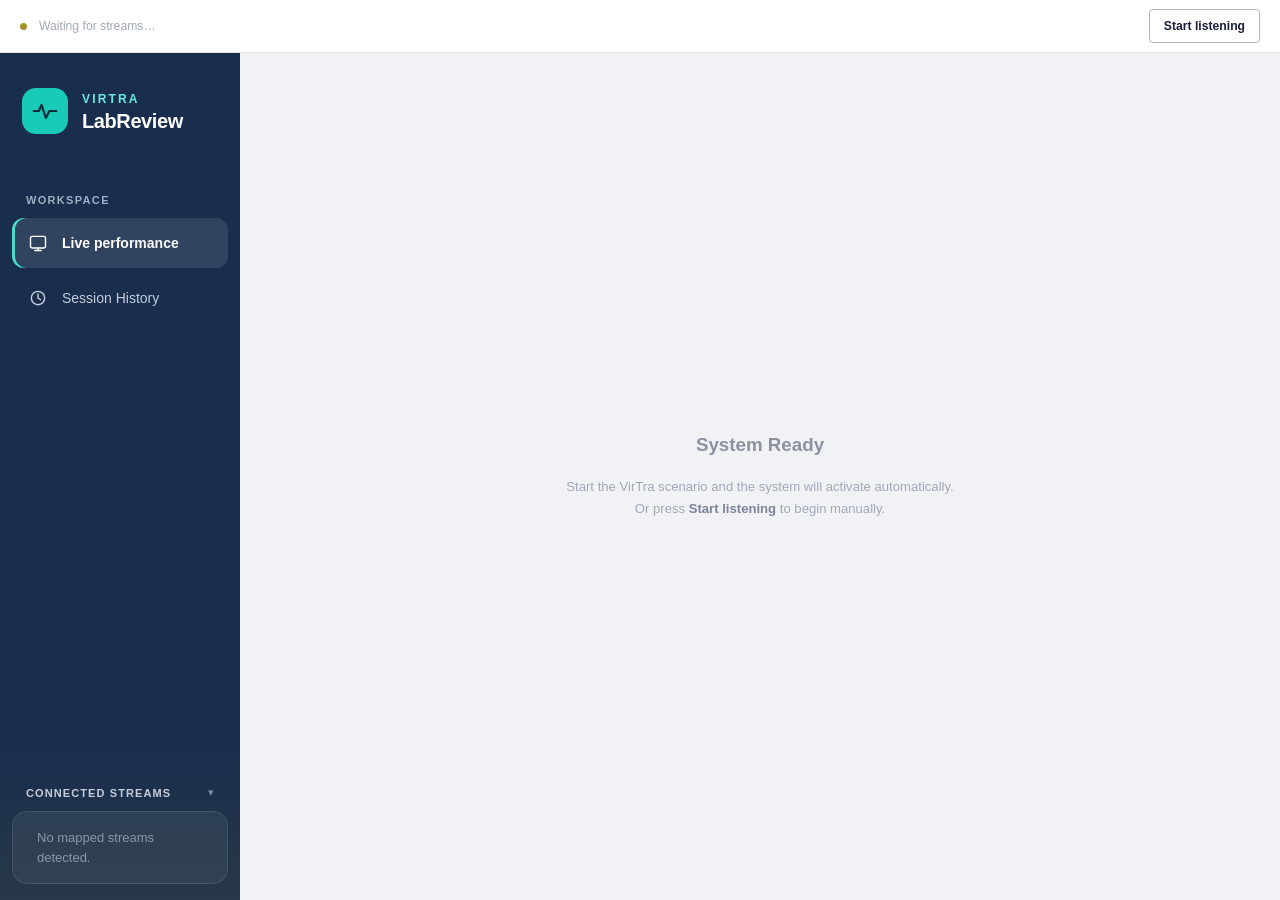
<file: frontend/index.html>
<!DOCTYPE html>
<html lang="en">

<head>
  <meta charset="UTF-8" />
  <meta name="viewport" content="width=device-width, initial-scale=1.0" />
  <title>LabReview — Human Performance Dashboard</title>
  <meta name="description"
    content="Live session monitoring and replay of physiological and behavioral data for VirTra-based training research." />

  <!-- Design System -->
  <link rel="stylesheet" href="css/variables.css?v=sidebar-190" />
  <link rel="stylesheet" href="css/layout.css?v=main-screen-1" />

  <!-- Page CSS (feature-based) -->
  <link rel="stylesheet" href="css/pages/topbar.css?v=start-blue-2" />
  <link rel="stylesheet" href="css/pages/live-intel.css?v=round-layout-2" />
  <link rel="stylesheet" href="css/pages/perf-review.css?v=session-detail-readability-1" />

  <!-- AAR Dashboard -->
  <link rel="stylesheet" href="js/features/aar/aar-dashboard.css?v=fitts-cards-2" />

</head>

<body>

  <div id="app">

    <header id="topbar-slot">
      <!-- Populated by TopBarManager when a page activates -->
    </header>

    <div id="middle">

      <!-- Sidebar -->
      <aside id="sidebar">
        <div class="sidebar-brand">
          <span class="sidebar-brand__mark" aria-hidden="true">
            <svg viewBox="0 0 32 32" fill="none"><path d="M3 16h6l3-7 5 15 4-8h8" stroke="currentColor" stroke-width="2.5" stroke-linecap="round" stroke-linejoin="round"/></svg>
          </span>
          <span class="sidebar-brand__text"><span class="sidebar-brand__eyebrow">VIRTRA</span><strong>LabReview</strong></span>
        </div>

        <!-- Navigation -->
        <nav class="sidebar-nav">
          <div class="sidebar-section-label">Workspace</div>

          <div class="nav-item active" data-page="live-intel" id="nav-live-intel" role="button" tabindex="0">
            <svg class="nav-icon" viewBox="0 0 24 24" fill="none" aria-hidden="true"><rect x="3" y="4" width="18" height="14" rx="2"/><path d="M8 21h8M12 18v3"/></svg>
            <span class="nav-label">Live performance</span>
          </div>

          <div class="nav-item" data-page="perf-review" id="nav-perf-review" role="button" tabindex="0">
            <svg class="nav-icon" viewBox="0 0 24 24" fill="none" aria-hidden="true"><circle cx="12" cy="12" r="8"/><path d="M12 7v5l3 2"/></svg>
            <span class="nav-label">Session History</span>
          </div>

        </nav>

        <!-- Connected Streams accordion — populated by live-intel.js -->
        <div class="sidebar-streams" id="sidebar-streams">

          <button class="sidebar-streams__header" id="sidebar-streams-toggle" aria-expanded="true"
            aria-controls="sidebar-streams-body">
            <span class="sidebar-streams__title">Connected Streams</span>
            <span class="sidebar-streams__chevron" id="sidebar-streams-chevron">▾</span>
          </button>

          <div class="sidebar-streams__body" id="sidebar-streams-body">
            <div class="sidebar-stream-list" id="sidebar-stream-list">
              <span class="sidebar-stream-empty">No mapped streams detected.</span>
            </div>
          </div>

        </div>

      </aside>

      <!-- Main Content -->
      <main id="main-content">

        <div class="page active" id="page-live-intel">
          <!-- Populated by LiveIntelPage -->
        </div>

        <div class="page" id="page-perf-review">
          <!-- Populated by PerfReviewPage -->
        </div>

      </main>
    </div>

  </div>

  <!-- Scripts: core → pages -->

  <!-- Core infrastructure -->
  <script src="js/core/event-bus.js"></script>
  <script src="js/core/stream-router.js?v=frontend-refactor-1"></script>
  <script src="js/core/sidebar.js?v=main-screen-1"></script>
  <script src="js/core/topbar-manager.js"></script>

  <!-- AAR Dashboard: shared metric definitions and task display -->
  <script src="js/features/aar/standardized.js?v=frontend-refactor-1"></script>
  <script src="js/features/aar/aar-dashboard.js"></script>

  <!-- Config: stream display registry + drill metric card registry -->
  <script src="js/config/stream_catalog.js?v=frontend-refactor-1"></script>
  <script src="js/config/drill_metrics.js"></script>

  <!-- Shared: metric card renderer -->
  <script src="js/shared/metric-card-renderer.js?v=live-flash-1"></script>

  <!-- Page controllers -->
  <script src="js/pages/live-intel.js?v=custom-lsl-wait-1"></script>
  <script src="js/pages/perf-review.js?v=frontend-refactor-1"></script>

  <!-- App bootstrap (must be last; type=module defers automatically) -->
  <script type="module" src="js/app.js?v=frontend-refactor-1"></script>

</body>

</html>
</file>
<file: frontend/css/variables.css>
:root {
  /* ── Surface / Background ── */
  --bg-root: #F0F2F5;
  --bg-surface: #FFFFFF;
  --bg-panel: #FFFFFF;
  --bg-sidebar: #192e4d;
  --bg-topbar: #FFFFFF;
  --bg-input: #F5F6F8;
  --bg-hover: #E8EBF0;
  --bg-timeline: #FFFFFF;

  /* ── Sidebar-specific (dark sidebar, light main) ── */
  --sidebar-text: #C5CDDB;
  --sidebar-text-dim: #7B8AA3;
  --sidebar-hover: rgba(255, 255, 255, 0.06);
  --sidebar-active-bg: rgba(255, 255, 255, 0.10);
  --sidebar-active-text: #FFFFFF;
  --sidebar-divider: rgba(255, 255, 255, 0.08);

  /* ── Borders ── */
  --border-subtle: #E2E5EA;
  --border-medium: #CDD1D9;
  --border-active: #3D6ECC;

  /* ── Text ── */
  --text-primary: #1A2138;
  --text-secondary: #4A5468;
  --text-muted: #7B8499;
  --text-dim: #A0A8B8;

  /* ── Accent Colors ── */
  --accent-blue: #3D6ECC;
  --accent-cyan: #2B9EB3;
  --accent-green: #2D8E54;
  --accent-red: #C94444;
  --accent-orange: #C47A2A;
  --accent-yellow: #A89026;
  --accent-purple: #6B5DB8;
  --accent-teal: #2B8E7E;

  /* ── Chart Trace Colors ── */
  --trace-ecg: #2B8E7E;
  --trace-pupil-l: #2D8E54;
  --trace-pupil-r: #C47A2A;
  --trace-hr: #C94444;
  --trace-gaze: #6B5DB8;
  --trace-accel-x: #3D6ECC;
  --trace-accel-y: #A89026;
  --trace-accel-z: #8B5DB8;
  --trace-resp: #2B9EB3;
  --trace-gsr: #C4942A;

  /* ── Event Colors ── */
  --event-shot: #3D6ECC;
  --event-hit: #2D8E54;
  --event-miss: #C94444;
  --event-actor: #A89026;
  --event-system: #7B8499;

  /* ── Status ── */
  --status-live: #C94444;
  --status-replay: #3D6ECC;
  --status-connected: #2D8E54;
  --status-disconnected: #C94444;

  /* ── Typography ── */
  --font-family: Arial, 'Segoe UI', Tahoma, sans-serif;
  --font-mono: Consolas, Monaco, 'Lucida Console', 'Courier New', monospace;
  --font-size-xs: 0.8125rem;
  /* 13px */
  --font-size-sm: 0.875rem;
  /* 14px */
  --font-size-base: 0.9375rem;
  /* 15px */
  --font-size-md: 1rem;
  /* 16px */
  --font-size-lg: 1.125rem;
  /* 18px */
  --font-size-xl: 1.25rem;
  /* 20px */
  --font-size-2xl: 1.625rem;
  /* 26px */
  --font-size-3xl: 2.5rem;
  /* 40px — gauge big number */

  /* ── Spacing ── */
  --space-xs: 4px;
  --space-sm: 8px;
  --space-md: 12px;
  --space-lg: 16px;
  --space-xl: 20px;
  --space-2xl: 24px;
  --space-3xl: 32px;

  /* ── Layout Dimensions ── */
  --sidebar-width: 240px;
  --topbar-height: 52px;
  --panel-gap: 12px;
  --panel-radius: 8px;

  /* ── Shadows ── */
  --shadow-panel: 0 1px 3px rgba(0, 0, 0, 0.06), 0 1px 2px rgba(0, 0, 0, 0.04);
  --shadow-popup: 0 4px 16px rgba(0, 0, 0, 0.12);

  /* ── Transitions ── */
  --transition-fast: 120ms ease;
  --transition-normal: 200ms ease;
  --transition-slow: 350ms ease;

  /* ── Chart Grid ── */
  --chart-grid-color: rgba(0, 0, 0, 0.04);
  --chart-axis-color: rgba(0, 0, 0, 0.08);
}
</file>
<file: frontend/css/layout.css>
*,
*::before,
*::after {
  box-sizing: border-box;
  margin: 0;
  padding: 0;
}

html,
body {
  height: 100%;
  overflow: hidden;
  background: var(--bg-root);
  color: var(--text-primary);
  font-family: var(--font-family);
  font-size: var(--font-size-base);
  -webkit-font-smoothing: antialiased;
}

/* ── App Shell ── */
#app {
  display: grid;
  /* top bar height is auto — each page renders its own; min matches old height */
  grid-template-rows: auto minmax(0, 1fr);
  height: 100vh;
  width: 100vw;
}

/* ══════════════════════════════════════════════════════════════
   TOP BAR SLOT — each page injects its own top bar here
   ══════════════════════════════════════════════════════════════ */
#topbar-slot {
  /* height controlled by content — min matches design system token */
  min-height: var(--topbar-height, 52px);
  background: var(--bg-topbar);
  border-bottom: 1px solid var(--border-subtle);
  z-index: 10;
  display: flex;
  flex-direction: column;
  justify-content: center;
}

/* Legacy: keep #topbar rules for backward-compat during transition */
#topbar {
  display: flex;
  align-items: center;
  gap: var(--space-xl);
  padding: 0 var(--space-2xl);
  background: var(--bg-topbar);
  border-bottom: 1px solid var(--border-subtle);
  z-index: 10;
}

/* Session name */
#topbar .session-name {
  font-weight: 600;
  font-size: var(--font-size-md);
  color: var(--text-primary);
  background: none;
  border: 1px solid transparent;
  border-radius: 4px;
  padding: 4px 10px;
  max-width: 220px;
  font-family: var(--font-family);
  transition: border-color var(--transition-fast);
}

#topbar .session-name:hover {
  border-color: var(--border-medium);
}

#topbar .session-name:focus {
  outline: none;
  border-color: var(--accent-blue);
  background: var(--bg-input);
}

.topbar-center {
  display: flex;
  align-items: center;
  gap: var(--space-xl);
  flex: 1;
  justify-content: center;
}

.topbar-right {
  display: flex;
  align-items: center;
  gap: var(--space-sm);
}

.topbar-separator {
  width: 1px;
  height: 24px;
  background: var(--border-subtle);
}

/* ── Mode Toggle ── */
.mode-toggle {
  display: flex;
  border: 1px solid var(--border-medium);
  border-radius: 4px;
  overflow: hidden;
}

.mode-toggle-btn {
  background: none;
  border: none;
  color: var(--text-muted);
  font-family: var(--font-family);
  font-size: var(--font-size-xs);
  font-weight: 600;
  letter-spacing: 0.06em;
  padding: 5px 16px;
  cursor: pointer;
  transition: all var(--transition-fast);
}

.mode-toggle-btn:hover {
  color: var(--text-secondary);
  background: var(--bg-hover);
}

.mode-toggle-btn.active {
  background: var(--accent-blue);
  color: #FFFFFF;
}

.mode-toggle-btn.active.live-active {
  background: var(--status-live);
}

/* ── DB Session Picker ── */
.db-loader {
  display: flex;
  align-items: center;
  gap: var(--space-sm);
}

.db-select {
  font-family: var(--font-family);
  font-size: var(--font-size-xs);
  color: var(--text-primary);
  background: var(--bg-input);
  border: 1px solid var(--border-medium);
  border-radius: 4px;
  padding: 4px 10px;
  width: 240px;
  cursor: pointer;
  transition: border-color var(--transition-fast);
  appearance: none;
  -webkit-appearance: none;
  background-image: url("data:image/svg+xml,%3Csvg xmlns='http://www.w3.org/2000/svg' width='10' height='6' viewBox='0 0 10 6'%3E%3Cpath d='M0 0l5 6 5-6z' fill='%237B8499'/%3E%3C/svg%3E");
  background-repeat: no-repeat;
  background-position: right 10px center;
  padding-right: 28px;
}

.db-select:focus {
  outline: none;
  border-color: var(--accent-blue);
}

.db-select option {
  color: var(--text-primary);
  background: var(--bg-surface);
}

.db-loader.hidden {
  display: none;
}

.db-loader-btn {
  background: var(--accent-blue);
  border: none;
  color: #FFFFFF;
  font-family: var(--font-family);
  font-size: var(--font-size-xs);
  font-weight: 600;
  padding: 5px 14px;
  border-radius: 4px;
  cursor: pointer;
  transition: background var(--transition-fast);
}

.db-loader-btn:hover {
  background: #3461B5;
}

/* ── Loading state ── */
.db-loader.is-loading .db-select,
.db-loader.is-loading .db-loader-btn {
  opacity: 0.5;
  pointer-events: none;
}

.transport-btn:disabled,
.transport-btn[disabled] {
  opacity: 0.4;
  cursor: not-allowed;
}

/* Play button pulses while loading */
#btn-play-pause:disabled {
  animation: btn-pulse 1.2s ease-in-out infinite;
  opacity: 1;
  background: var(--bg-input);
  color: var(--text-muted);
}

@keyframes btn-pulse {
  0%, 100% { opacity: 0.4; }
  50%       { opacity: 1.0; }
}

/* ── Elapsed ── */
.elapsed-label {
  font-size: var(--font-size-xs);
  color: var(--text-muted);
  letter-spacing: 0.06em;
  font-weight: 600;
  margin-right: 6px;
}

.elapsed-value {
  font-family: var(--font-mono);
  font-size: var(--font-size-md);
  color: var(--text-primary);
  font-weight: 500;
}

/* ── Transport Controls ── */
.transport-controls {
  display: flex;
  align-items: center;
  gap: 1px;
  border: 1px solid var(--border-subtle);
  border-radius: 4px;
  overflow: hidden;
}

.transport-btn {
  background: var(--bg-input);
  border: none;
  color: var(--text-muted);
  cursor: pointer;
  padding: 5px 10px;
  font-size: var(--font-size-sm);
  font-family: var(--font-mono);
  line-height: 1;
  transition: color var(--transition-fast), background var(--transition-fast);
}

.transport-btn:hover {
  color: var(--text-primary);
  background: var(--bg-hover);
}

/* Play/Pause — fixed width prevents layout shift when icon swaps ▶ ↔ ❙❙ */
#btn-play-pause {
  min-width: 32px;
  text-align: center;
}

#btn-play-pause:hover {
  background: var(--accent-blue);
  color: #FFFFFF;
}

#btn-play-pause.active {
  color: var(--accent-blue);
}

/* Stop — red tint on hover */
#btn-stop:hover {
  background: #3D1E1E;
  color: #F87171;
}

.transport-controls.hidden {
  display: none;
}

/* ── Connection status ── */
.connection-label {
  font-size: var(--font-size-xs);
  color: var(--text-muted);
  font-weight: 500;
}

.connection-dot {
  width: 8px;
  height: 8px;
  border-radius: 50%;
  background: var(--status-disconnected);
  transition: background var(--transition-normal);
}

.connection-dot.connected {
  background: var(--status-connected);
}

/* ══════════════════════════════════════════════════════════════
   MIDDLE: SIDEBAR + MAIN
   ══════════════════════════════════════════════════════════════ */
#middle {
  display: grid;
  grid-template-columns: var(--sidebar-width) minmax(0, 1fr);
  overflow: hidden;
}

/* ── Sidebar (dark) ── */
#sidebar {
  background: linear-gradient(to bottom, #192e4d 0%, #192e4d 82%, #283848 100%);
  display: flex;
  flex-direction: column;
  overflow-y: auto;
  padding: 0 0 16px;
}

#sidebar::-webkit-scrollbar {
  width: 3px;
}

#sidebar::-webkit-scrollbar-thumb {
  background: rgba(255, 255, 255, 0.15);
  border-radius: 2px;
}

/* Nav */
.sidebar-nav {
  padding: 0 12px;
  margin-top: 52px;
  margin-bottom: var(--space-xl);
}

.nav-item {
  display: flex;
  align-items: center;
  gap: 14px;
  min-height: 50px;
  padding: 8px 16px;
  border-radius: 12px;
  cursor: pointer;
  color: var(--sidebar-text);
  font-size: 14px;
  font-weight: 500;
  transition: background var(--transition-fast), color var(--transition-fast);
  user-select: none;
  margin-bottom: 5px;
}

.nav-item:hover {
  background: var(--sidebar-hover);
  color: var(--sidebar-active-text);
}

.nav-item.active {
  background: var(--sidebar-active-bg);
  color: var(--sidebar-active-text);
  font-weight: 600;
  box-shadow: inset 3px 0 #4ddbc9;
}
.nav-item:focus-visible { outline: 2px solid #4ddbc9; outline-offset: 2px; }

.nav-icon { width: 20px; height: 20px; flex-shrink: 0; stroke: currentColor; stroke-width: 1.7; stroke-linecap: round; stroke-linejoin: round; }

/* ── DNLC brand title ── */
.sidebar-brand {
  display: flex;
  align-items: center;
  gap: 14px;
  color: #fff;
  padding: 35px 22px 0;
  user-select: none;
}
.sidebar-brand__mark { width: 46px; height: 46px; display: grid; place-items: center; flex-shrink: 0; border-radius: 14px; background: #18cbb8; color: #062d39; }
.sidebar-brand__mark svg { width: 28px; height: 28px; }
.sidebar-brand__text { display: flex; flex-direction: column; gap: 5px; }
.sidebar-brand__text strong { font-size: 20px; line-height: 1; letter-spacing: -.02em; }
.sidebar-brand__eyebrow { color: #69eadc; font-size: 12px; font-weight: 800; letter-spacing: .18em; }

/* ── Bold modifier for core nav items (Overview, Analysis) ── */
.nav-label--bold {
  font-weight: 700;
  font-size: 0.9375rem;
  color: rgba(255, 255, 255, 0.92);
}

/* Stream Groups */
.sidebar-divider {
  height: 1px;
  background: var(--sidebar-divider);
  margin: var(--space-md) var(--space-md);
}

.stream-group {
  padding: 0 var(--space-md);
  margin-bottom: var(--space-md);
}

.stream-group-title {
  font-size: var(--font-size-xs);
  font-weight: 600;
  color: var(--sidebar-text-dim);
  text-transform: uppercase;
  letter-spacing: 0.06em;
  margin-bottom: 2px;
}

.stream-group-subtitle {
  font-size: var(--font-size-xs);
  color: var(--sidebar-text-dim);
  margin-bottom: var(--space-sm);
  opacity: 0.7;
}

.stream-item {
  display: flex;
  align-items: center;
  gap: var(--space-sm);
  padding: 4px var(--space-sm);
  border-radius: 4px;
  cursor: pointer;
  transition: background var(--transition-fast);
}

.stream-item:hover {
  background: var(--sidebar-hover);
}

.stream-dot {
  width: 7px;
  height: 7px;
  border-radius: 50%;
  flex-shrink: 0;
}

.stream-label {
  flex: 1;
  font-size: var(--font-size-xs);
  color: var(--sidebar-text);
}

.stream-toggle {
  color: var(--sidebar-text-dim);
  cursor: pointer;
  font-size: var(--font-size-xs);
  opacity: 0.4;
  transition: opacity var(--transition-fast);
}

.stream-item:hover .stream-toggle {
  opacity: 1;
}

/* ══════════════════════════════════════════════════════════════
   SIDEBAR — Connected Streams accordion (Live Intel)
   Populated by live-intel.js from the LSL stream catalog.
   ══════════════════════════════════════════════════════════════ */

.sidebar-streams {
  margin: auto 12px 0;
  border-top: 0;
  flex-shrink: 0;
}

.sidebar-streams__header {
  display: flex;
  align-items: center;
  justify-content: space-between;
  width: 100%;
  background: none;
  border: none;
  padding: 0 14px 12px;
  cursor: pointer;
  gap: var(--space-sm);
  transition: background var(--transition-fast);
}

.sidebar-streams__header:hover {
  background: var(--sidebar-hover);
}

.sidebar-streams__title {
  font-size: 11px;
  font-weight: 700;
  letter-spacing: 0.1em;
  text-transform: uppercase;
  color: var(--sidebar-text);      /* same weight as nav labels — was sidebar-text-dim */
  white-space: nowrap;
  font-family: var(--font-family);
}

.sidebar-streams__chevron {
  font-size: 11px;
  color: var(--sidebar-text-dim);
  transition: transform var(--transition-fast);
  flex-shrink: 0;
}

.sidebar-streams__body {
  padding: 8px 0;
  max-height: 220px;
  overflow-y: auto;
  transition: max-height var(--transition-normal);
  background: rgba(255,255,255,.06);
  border: 1px solid rgba(255,255,255,.10);
  border-radius: 15px;
}

.sidebar-streams__body::-webkit-scrollbar { width: 3px; }
.sidebar-streams__body::-webkit-scrollbar-thumb {
  background: rgba(255, 255, 255, 0.08);
  border-radius: 2px;
}

.sidebar-stream-list {
  display: flex;
  flex-direction: column;
  gap: 1px;
  padding: 0 var(--space-sm);
}

.sidebar-stream-row {
  display: flex;
  align-items: center;
  gap: var(--space-sm);
  padding: 5px var(--space-sm);
  border-radius: 4px;
  transition: background var(--transition-fast);
}

.sidebar-stream-row:hover {
  background: var(--sidebar-hover);
}

.sidebar-stream-dot {
  width: 6px;
  height: 6px;
  border-radius: 50%;
  flex-shrink: 0;
}

.sidebar-stream-dot--connected    { background: #34D399; }   /* emerald-400 */
.sidebar-stream-dot--waiting      { background: #FBBF24; animation: li-dot-pulse 1.4s ease-in-out infinite; }
.sidebar-stream-dot--disconnected { background: #F87171; }

.sidebar-stream-icon {
  font-size: 11px;
  flex-shrink: 0;
  opacity: 0.6;
}

.sidebar-stream-label {
  font-size: 11px;
  color: var(--sidebar-text);
  white-space: nowrap;
  overflow: hidden;
  text-overflow: ellipsis;
}

.sidebar-stream-empty {
  font-size: 13px;
  color: #aebed1;
  padding: var(--space-sm) var(--space-lg);
  line-height: 1.5;
  opacity: 0.7;
}


#main-content {
  min-width: 0;
  overflow-y: auto;
  padding: var(--space-lg);
  background: var(--bg-root);
}

#main-content::-webkit-scrollbar {
  width: 6px;
}

#main-content::-webkit-scrollbar-thumb {
  background: var(--border-medium);
  border-radius: 3px;
}

.page {
  display: none;
  height: 100%;
}

.page.active {
  display: flex;
  flex-direction: column;
  height: 100%;
}

.chart-grid {
  display: grid;
  grid-template-columns: repeat(2, 1fr);
  gap: var(--panel-gap);
}

/* ══════════════════════════════════════════════════════════════
   SIDEBAR — section labels & nav dots (new grouped nav)
   ══════════════════════════════════════════════════════════════ */

/* Section group headers: "LIVE" / "POST-SESSION" */
.sidebar-section-label {
  font-size: 11px;
  font-weight: 700;
  letter-spacing: 0.12em;
  text-transform: uppercase;
  color: #9eafc4;
  padding: 8px 14px 12px;
  user-select: none;
  pointer-events: none;
}

/* Thin horizontal separator between nav groups */
.nav-divider {
  height: 1px;
  background: var(--sidebar-divider);
  margin: var(--space-sm) var(--space-lg);
}

/* Small colored accent dots before nav labels */
.nav-dot {
  width: 6px;
  height: 6px;
  border-radius: 50%;
  flex-shrink: 0;
  margin-right: 6px;
  opacity: 0.55;
  background: rgba(255, 255, 255, 0.45);
  transition: background var(--transition-fast), opacity var(--transition-fast);
}

.nav-item.active .nav-dot {
  opacity: 1;
  background: #ffffff;
}

/* ══════════════════════════════════════════════════════════════
   STATUS DOTS — connection / stream state indicators
   ══════════════════════════════════════════════════════════════ */

.status-dot {
  display: inline-block;
  width: 8px;
  height: 8px;
  border-radius: 50%;
  flex-shrink: 0;
  transition: background var(--transition-normal);
}

.status-dot.connecting {
  background: #F59E0B;
  animation: status-pulse 1.5s ease-in-out infinite;
}

.status-dot.detected {
  background: #3B82F6;
}

.status-dot.live {
  background: #10B981;
  animation: status-pulse 0.9s ease-in-out infinite;
}

.status-dot.disconnected {
  background: var(--status-disconnected, #4B5563);
}

@keyframes status-pulse {
  0%, 100% { opacity: 1;   transform: scale(1);    }
  50%       { opacity: 0.4; transform: scale(0.85); }
}

/* ── Utility ── */
.hidden {
  display: none !important;
}

@media (max-width: 1100px) {
  :root { --sidebar-width: 190px; }

  .sidebar-brand { padding: 28px 12px 0; gap: 10px; }
  .sidebar-brand__mark { width: 40px; height: 40px; border-radius: 12px; }
  .sidebar-brand__mark svg { width: 25px; height: 25px; }
  .sidebar-brand__text strong { font-size: 18px; }
  .sidebar-brand__eyebrow { font-size: 10px; }

  .sidebar-nav { padding: 0 8px; }
  .nav-item { gap: 10px; padding: 8px 10px; font-size: 13px; }
  .sidebar-streams { margin-inline: 8px; }
  .sidebar-streams__header { padding-inline: 8px; }
}
</file>
<file: frontend/css/pages/topbar.css>
/**
 * css/pages/topbar.css — Shared top-bar component styles.
 *
 * Used by all four page controllers.
 * Covers: .topbar, .topbar-section, .topbar-sep, buttons, inputs,
 *         transport controls, select, meta chips.
 */

/* ══════════════════════════════════════════════════════════════
   SHARED TOPBAR LAYOUT (all pages)
   ══════════════════════════════════════════════════════════════ */

/**
 * Each page renders a .topbar div into #topbar-slot.
 * Sections are flex items separated by .topbar-sep dividers.
 */
.topbar {
  display: flex;
  align-items: center;
  height: var(--topbar-height, 52px);
  padding: 0 var(--space-xl);
  gap: var(--space-md);
  background: var(--bg-topbar);
  width: 100%;
}

.topbar-section {
  display: flex;
  align-items: center;
  gap: var(--space-md);
}

.topbar-section--grow {
  flex: 1;
}

.topbar-section--right {
  margin-left: auto;
}

/* Thin vertical separator between sections */
.topbar-sep {
  width: 1px;
  height: 22px;
  background: var(--border-subtle);
  flex-shrink: 0;
}

/* Status label text next to the status dot */
.topbar-status-label {
  font-size: var(--font-size-xs);
  font-weight: 600;
  letter-spacing: 0.05em;
  color: var(--text-muted);
}

.topbar-status-label.live       { color: #10B981; }
.topbar-status-label.detected   { color: #3B82F6; }
.topbar-status-label.connecting { color: #F59E0B; }

/* Page title chip */
.topbar-page-title {
  font-size: var(--font-size-xs);
  font-weight: 700;
  letter-spacing: 0.09em;
  text-transform: uppercase;
  color: var(--text-muted);
  opacity: 0.6;
}

/* Elapsed clock */
.topbar-elapsed {
  display: flex;
  align-items: baseline;
  gap: 5px;
}

.topbar-elapsed-label {
  font-size: var(--font-size-xs);
  font-weight: 600;
  letter-spacing: 0.06em;
  color: var(--text-muted);
}

.topbar-elapsed-value {
  font-family: var(--font-mono);
  font-size: var(--font-size-md);
  font-weight: 500;
  color: var(--text-primary);
  min-width: 72px;
}

/* Generic topbar input */
.topbar-input {
  font-family: var(--font-family);
  font-size: var(--font-size-sm);
  color: var(--text-primary);
  background: var(--bg-input);
  border: 1px solid var(--border-medium);
  border-radius: 4px;
  padding: 4px 10px;
  transition: border-color var(--transition-fast);
}

.topbar-input:focus {
  outline: none;
  border-color: var(--accent-blue);
}

.topbar-input::placeholder {
  color: var(--text-dim);
}

/* Topbar icon button */
.topbar-icon-btn {
  display: inline-flex;
  align-items: center;
  gap: 5px;
  background: var(--bg-input);
  border: 1px solid var(--border-subtle);
  border-radius: 4px;
  color: var(--text-muted);
  font-size: var(--font-size-xs);
  font-weight: 600;
  font-family: var(--font-family);
  padding: 5px 10px;
  cursor: pointer;
  transition: background var(--transition-fast), color var(--transition-fast),
    border-color var(--transition-fast);
  white-space: nowrap;
}

.topbar-icon-btn:hover {
  background: var(--bg-hover);
  color: var(--text-secondary);
  border-color: var(--border-medium);
}

.topbar-icon-btn.active {
  background: rgba(61, 110, 204, 0.15);
  border-color: var(--accent-blue);
  color: var(--accent-blue);
}

/* Primary action button: solid blue matching the sidebar */
.topbar-btn-primary {
  display: inline-flex;
  align-items: center;
  gap: 6px;
  background: var(--bg-sidebar);
  border: none;
  border-radius: 4px;
  color: #FFFFFF;
  font-family: var(--font-family);
  font-size: var(--font-size-xs);
  font-weight: 600;
  letter-spacing: 0.03em;
  padding: 7px 16px;
  cursor: pointer;
  transition: background var(--transition-fast), box-shadow var(--transition-fast);
}

.topbar-btn-primary:hover {
  background: #273a63;
}

.topbar-btn-primary:active {
  background: #142038;
}


/* Stop button (secondary/muted) */
.topbar-btn-stop {
  display: inline-flex;
  align-items: center;
  gap: 5px;
  background: transparent;
  border: 1px solid var(--border-medium);
  border-radius: 4px;
  color: var(--text-muted);
  font-family: var(--font-family);
  font-size: var(--font-size-xs);
  font-weight: 600;
  letter-spacing: 0.04em;
  padding: 6px 14px;
  cursor: pointer;
  transition: border-color var(--transition-fast), color var(--transition-fast), background var(--transition-fast);
}

.topbar-btn-stop:hover {
  border-color: var(--text-muted);
  color: var(--text-primary);
  background: var(--bg-hover);
}

/* Transport controls (used in Replay Sessions top bar) */
.topbar-transport {
  display: flex;
  align-items: center;
  gap: 1px;
  border: 1px solid var(--border-subtle);
  border-radius: 4px;
  overflow: hidden;
}

.topbar-transport-btn {
  background: var(--bg-input);
  border: none;
  color: var(--text-muted);
  cursor: pointer;
  padding: 5px 10px;
  font-size: var(--font-size-sm);
  font-family: var(--font-mono);
  line-height: 1;
  transition: color var(--transition-fast), background var(--transition-fast);
}

.topbar-transport-btn:hover {
  color: var(--text-primary);
  background: var(--bg-hover);
}

.topbar-transport-btn.play-pause {
  min-width: 32px;
  text-align: center;
}

.topbar-transport-btn.play-pause:hover {
  background: var(--accent-blue);
  color: #fff;
}

.topbar-transport-btn.stop-btn:hover {
  background: #3D1E1E;
  color: #F87171;
}

.topbar-transport-btn:disabled {
  opacity: 0.4;
  cursor: not-allowed;
}

/* Topbar select dropdown */
.topbar-select {
  font-family: var(--font-family);
  font-size: var(--font-size-xs);
  color: var(--text-primary);
  background: var(--bg-input);
  border: 1px solid var(--border-medium);
  border-radius: 4px;
  padding: 4px 28px 4px 10px;
  cursor: pointer;
  transition: border-color var(--transition-fast);
  appearance: none;
  -webkit-appearance: none;
  background-image: url("data:image/svg+xml,%3Csvg xmlns='http://www.w3.org/2000/svg' width='10' height='6' viewBox='0 0 10 6'%3E%3Cpath d='M0 0l5 6 5-6z' fill='%237B8499'/%3E%3C/svg%3E");
  background-repeat: no-repeat;
  background-position: right 10px center;
  max-width: 260px;
}

.topbar-select:focus {
  outline: none;
  border-color: var(--accent-blue);
}

.topbar-select option {
  background: var(--bg-surface);
  color: var(--text-primary);
}

/* SessionInfo context chips (participant / session name) */
.topbar-meta-chip {
  display: inline-flex;
  align-items: center;
  gap: 4px;
  background: var(--bg-input);
  border: 1px solid var(--border-subtle);
  border-radius: 100px;
  padding: 3px 10px;
  font-size: 11px;
  color: var(--text-secondary);
  white-space: nowrap;
  max-width: 180px;
  overflow: hidden;
  text-overflow: ellipsis;
}

.topbar-meta-chip-icon {
  flex-shrink: 0;
  font-size: 10px;
}

/* Session time display in topbar (Replay) */
.topbar-session-time {
  display: flex;
  flex-direction: column;
  gap: 1px;
  line-height: 1;
}

.topbar-session-time-label {
  font-size: 9px;
  font-weight: 700;
  letter-spacing: 0.08em;
  text-transform: uppercase;
  color: var(--text-dim);
}

.topbar-session-time-value {
  font-family: var(--font-mono);
  font-size: var(--font-size-sm);
  color: var(--text-secondary);
}

/* Spinner number input (Workspace BL/AN windows) */
.topbar-spinner {
  display: inline-flex;
  align-items: center;
  gap: 4px;
  font-size: var(--font-size-xs);
  color: var(--text-muted);
}

.topbar-spinner-label {
  font-weight: 600;
  letter-spacing: 0.03em;
}

.topbar-spinner input[type="number"] {
  width: 52px;
  background: var(--bg-input);
  border: 1px solid var(--border-medium);
  border-radius: 4px;
  color: var(--text-primary);
  font-family: var(--font-mono);
  font-size: var(--font-size-xs);
  padding: 4px 6px;
  text-align: center;
  transition: border-color var(--transition-fast);
  -moz-appearance: textfield;
}

.topbar-spinner input[type="number"]::-webkit-inner-spin-button,
.topbar-spinner input[type="number"]::-webkit-outer-spin-button {
  -webkit-appearance: none;
}

.topbar-spinner input[type="number"]:focus {
  outline: none;
  border-color: var(--accent-blue);
}

/* Auto-stop spinner (Live Intel) */
.topbar-autostop {
  display: inline-flex;
  align-items: center;
  gap: 4px;
  font-size: var(--font-size-xs);
  color: var(--text-muted);
  background: var(--bg-input);
  border: 1px solid var(--border-subtle);
  border-radius: 4px;
  padding: 3px 8px;
}

.topbar-autostop label {
  font-size: 10px;
  font-weight: 600;
  letter-spacing: 0.04em;
  text-transform: uppercase;
  color: var(--text-dim);
  white-space: nowrap;
}

.topbar-autostop input[type="number"] {
  width: 36px;
  background: none;
  border: none;
  color: var(--text-secondary);
  font-family: var(--font-mono);
  font-size: var(--font-size-xs);
  text-align: center;
  padding: 0;
  -moz-appearance: textfield;
}

.topbar-autostop input[type="number"]:focus {
  outline: none;
}

.topbar-autostop input[type="number"]::-webkit-inner-spin-button,
.topbar-autostop input[type="number"]::-webkit-outer-spin-button {
  -webkit-appearance: none;
}

/* ══════════════════════════════════════════════════════════════
   SHARED PAGE UTILITIES
   ══════════════════════════════════════════════════════════════ */

/* Generic page loading / error state */
.page-loading {
  display: flex;
  flex-direction: column;
  align-items: center;
  justify-content: center;
  height: 100%;
  gap: var(--space-lg);
  color: var(--text-muted);
  font-size: var(--font-size-sm);
}

.page-loading-spinner {
  width: 28px;
  height: 28px;
  border: 3px solid var(--border-subtle);
  border-top-color: var(--accent-blue);
  border-radius: 50%;
  animation: page-spin 0.9s linear infinite;
}

@keyframes page-spin {
  to { transform: rotate(360deg); }
}

/* Breadcrumb-style context label */
.page-context-label {
  font-size: 10px;
  font-weight: 600;
  letter-spacing: 0.08em;
  text-transform: uppercase;
  color: var(--text-dim);
  user-select: none;
}
</file>
<file: frontend/css/pages/live-intel.css>
/**
 * css/pages/live-intel.css — Live Human Performance page styles.
 *
 * Layout states:  IDLE | CAPTURING | RESULTS
 * Sections:       Shell, Stream panel, Ribbon, Metric cards,
 *                 Save panel, Results banner.
 * Legacy BehDisc / AAR chart styles preserved below.
 */

/* ══════════════════════════════════════════════════════════════
   PAGE TYPOGRAPHY SCOPE
   ══════════════════════════════════════════════════════════════ */

/* (kept from original — Inter for this page) */

/* ══════════════════════════════════════════════════════════════
   SHELL — two-column: stream panel (left) + main area (right)
   ══════════════════════════════════════════════════════════════ */

/* Zero out the global #main-content padding for this page — live-intel
   manages its own internal spacing via li-section padding. */
#page-live-intel {
  padding: 0;
}

.li-shell {
  display: flex;
  flex: 1;
  width: 100%;
  height: 100%;
  overflow: hidden;
  background: var(--bg-root);
}

/* ── Stream status panel ─────────────────────────────────────── */

.li-stream-panel {
  width: 220px;
  min-width: 220px;
  background: var(--bg-surface);
  border-right: 1px solid var(--border-subtle);
  display: flex;
  flex-direction: column;
  transition: width var(--transition-normal), min-width var(--transition-normal);
  overflow: hidden;
  flex-shrink: 0;
}

.li-stream-panel--collapsed {
  width: 36px;
  min-width: 36px;
}

.li-stream-panel__header {
  display: flex;
  align-items: center;
  justify-content: space-between;
  padding: var(--space-md) var(--space-md) var(--space-md) var(--space-lg);
  border-bottom: 1px solid var(--border-subtle);
  flex-shrink: 0;
  cursor: pointer;
  user-select: none;
}

.li-stream-panel__title {
  font-size: 10px;
  font-weight: 700;
  letter-spacing: 0.08em;
  text-transform: uppercase;
  color: var(--text-muted);
  white-space: nowrap;
}

.li-stream-panel__toggle {
  background: none;
  border: none;
  color: var(--text-dim);
  font-size: 16px;
  line-height: 1;
  cursor: pointer;
  padding: 0 2px;
  flex-shrink: 0;
  transition: color var(--transition-fast);
}

.li-stream-panel__toggle:hover {
  color: var(--text-muted);
}

.li-stream-panel__body {
  flex: 1;
  overflow-y: auto;
  padding: var(--space-sm) 0;
}

.li-stream-panel__body::-webkit-scrollbar { width: 4px; }
.li-stream-panel__body::-webkit-scrollbar-thumb {
  background: var(--border-subtle);
  border-radius: 2px;
}

.li-stream-list {
  display: flex;
  flex-direction: column;
  gap: 2px;
  padding: 0 var(--space-sm);
}

.li-stream-row {
  display: flex;
  align-items: center;
  gap: var(--space-sm);
  padding: var(--space-sm) var(--space-sm);
  border-radius: 5px;
  transition: background var(--transition-fast);
}

.li-stream-row:hover { background: var(--bg-hover); }

.li-stream-dot {
  width: 7px;
  height: 7px;
  border-radius: 50%;
  flex-shrink: 0;
}

.li-stream-dot--connected    { background: var(--status-connected); }
.li-stream-dot--waiting      { background: var(--accent-yellow); }
.li-stream-dot--disconnected { background: var(--status-disconnected); }

.li-stream-icon {
  font-size: 12px;
  flex-shrink: 0;
  opacity: 0.7;
}

.li-stream-label {
  font-size: var(--font-size-xs);
  color: var(--text-secondary);
  white-space: nowrap;
  overflow: hidden;
  text-overflow: ellipsis;
}

.li-stream-empty {
  font-size: var(--font-size-xs);
  color: var(--text-dim);
  padding: var(--space-md) var(--space-md);
  line-height: 1.5;
}

/* ── Topbar connection status ────────────────────────────────── */

.li-status-dot {
  display: inline-block;
  width: 7px;
  height: 7px;
  border-radius: 50%;
  flex-shrink: 0;
  transition: background var(--transition-normal);
}

.li-status-dot--connected { background: var(--status-connected); }
.li-status-dot--waiting   {
  background: var(--accent-yellow);
  animation: li-dot-pulse 1.4s ease-in-out infinite;
}

@keyframes li-dot-pulse {
  0%, 100% { opacity: 1; }
  50%       { opacity: 0.35; }
}

.li-status-label {
  font-size: var(--font-size-xs);
  font-weight: 500;
  color: var(--text-dim);
  transition: color var(--transition-normal);
}

.li-status-label--connected { color: var(--status-connected); }

/* ── Main content area ───────────────────────────────────────── */

.li-main {
  flex: 1;
  display: flex;
  flex-direction: column;
  overflow: hidden;
  min-width: 0;
}

/* ══════════════════════════════════════════════════════════════
   IDLE STATE
   ══════════════════════════════════════════════════════════════ */

.li-idle {
  flex: 1;
  display: flex;
  flex-direction: column;
  align-items: center;
  justify-content: center;
  gap: var(--space-xl);
  padding: var(--space-3xl);
  text-align: center;
  user-select: none;
}

.li-idle__icon {
  font-size: 56px;
  opacity: 0.12;
  line-height: 1;
}

.li-idle__heading {
  font-size: var(--font-size-xl);
  font-weight: 600;
  color: var(--text-secondary);
  opacity: 0.6;
  margin: 0;
}

.li-idle__sub {
  font-size: var(--font-size-sm);
  color: var(--text-dim);
  max-width: 400px;
  line-height: 1.65;
  margin: 0;
}

.li-idle__sub strong {
  color: var(--text-muted);
  font-weight: 600;
}

.li-unsupported-notice {
  display: flex;
  flex-direction: column;
  gap: var(--space-sm);
  margin: var(--space-xl);
  padding: var(--space-xl);
  border: 1px solid var(--accent-yellow);
  border-radius: 8px;
  background: var(--bg-hover);
  color: var(--text-secondary);
  text-align: center;
}

.li-unsupported-notice strong {
  color: var(--text-primary);
  font-size: var(--font-size-lg);
}

/* ══════════════════════════════════════════════════════════════
   SESSION VIEW — CAPTURING + RESULTS
   ══════════════════════════════════════════════════════════════ */

.li-session-view {
  flex: 1;
  display: flex;
  flex-direction: column;
  overflow-y: auto;
  min-height: 0;
  font-family: 'Segoe UI Variable Text', 'Aptos', 'Segoe UI', Arial, sans-serif;
}

.li-session-view::-webkit-scrollbar { width: 6px; }
.li-session-view::-webkit-scrollbar-thumb {
  background: var(--border-medium);
  border-radius: 3px;
}

/* ── Session ribbon ──────────────────────────────────────────── */

.li-ribbon {
  display: flex;
  align-items: center;
  justify-content: space-between;
  padding: var(--space-sm) var(--space-xl);
  border-bottom: 1px solid var(--border-subtle);
  flex-shrink: 0;
  transition: background var(--transition-normal);
}

.li-ribbon--frozen {
  background: transparent;   /* neutral — no green tint */
  border-bottom-color: var(--border-subtle);
}

.li-ribbon__left,
.li-ribbon__right {
  display: flex;
  align-items: center;
  gap: var(--space-sm);
  min-width: 140px;
}

.li-ribbon__right {
  justify-content: flex-end;
}

.li-ribbon__left {
  flex-wrap: wrap;
  min-width: 0;
}

.li-ribbon__center {
  display: flex;
  align-items: baseline;
  gap: 6px;
  padding: 8px 14px;
  border: 1px solid var(--border-medium);
  border-radius: 8px;
  background: var(--bg-surface);
  box-shadow: var(--shadow-panel);
}

@keyframes li-card-event-flash {
  0% { background: #cbe4ff; box-shadow: 0 0 0 2px #4b9eed, 0 0 12px #4b9eed66; }
  100% { background: #fff; box-shadow: var(--shadow-panel); }
}
.li-round-section--standard .aar-card--flash {
  animation: li-card-event-flash 420ms ease-out;
}
@media (prefers-reduced-motion: reduce) {
  .li-round-section--standard .aar-card--flash { animation-duration: 80ms; }
}

.li-ribbon__live-dot {
  display: inline-block;
  width: 8px;
  height: 8px;
  border-radius: 50%;
  flex-shrink: 0;
}

.li-ribbon__live-dot--pulsing {
  background: var(--accent-red);
  animation: li-live-pulse 1.2s ease-in-out infinite;
}

@keyframes li-live-pulse {
  0%, 100% { opacity: 1; box-shadow: 0 0 0 0 rgba(201, 68, 68, 0.35); }
  50%       { opacity: 0.8; box-shadow: 0 0 0 5px rgba(201, 68, 68, 0); }
}

.li-ribbon__live-dot--stopped {
  background: var(--status-connected);
}

.li-ribbon__live-label {
  font-size: 13px;
  font-weight: 700;
  letter-spacing: 0.01em;
  overflow-wrap: anywhere;
  color: var(--accent-red);
}

.li-ribbon--frozen .li-ribbon__live-label {
  color: var(--status-connected);
}

.li-ribbon__elapsed-label {
  font-size: 13px;
  font-weight: 700;
  letter-spacing: 0.08em;
  text-transform: uppercase;
  color: var(--text-muted);
}

.li-ribbon__elapsed-value {
  font-family: 'Segoe UI Variable Display', 'Aptos Display', 'Segoe UI', Arial, sans-serif;
  font-size: 1rem;
  font-weight: 650;
  letter-spacing: 0.02em;
  color: var(--text-primary);
  min-width: 80px;
  text-align: center;
  font-variant-numeric: tabular-nums;
}

.li-ribbon__stop {
  /* inherits .topbar-btn-stop */
}

/* ── Metric sections ─────────────────────────────────────────── */

.li-section {
  padding: var(--space-xl) var(--space-2xl) var(--space-lg);
  border-bottom: 1px solid var(--border-medium);
}

.li-section--physio {
  border-bottom: none;
  border-top: 1px solid var(--border-medium);
  padding-top: var(--space-xl);
  padding-bottom: var(--space-xl);
  margin-top: 0;
}

.li-section__header {
  display: flex;
  align-items: baseline;
  gap: var(--space-md);
  margin-bottom: var(--space-lg);
}

.li-section__title {
  font-size: 11.5px;
  font-weight: 700;
  letter-spacing: 0.09em;
  text-transform: uppercase;
  color: var(--text-secondary);
  padding-bottom: 6px;
  border-bottom: 1px solid var(--border-medium);
  display: block;
  width: 100%;
}

.li-section__subtitle {
  font-size: var(--font-size-xs);
  color: var(--text-dim);
  font-weight: 400;
  text-transform: capitalize;
}

/* ── Metric card grid — fills full available width ──────────── */

.li-metric-grid {
  display: grid;
  grid-template-columns: repeat(auto-fill, minmax(200px, 1fr));
  gap: var(--space-md);
  align-items: start;
  width: 100%;
}

/* Behavioral grid hosts the AAR panel (aar-panel), which is a full-width
   flex column that manages its own internal aar-grid layouts.
   We use block display here so the panel stretches across the full row
   rather than being squeezed into a single auto-fill cell. */
.li-metric-grid--behavioral {
  display: block;
}

/* ══════════════════════════════════════════════════════════════
   METRIC CARDS
   ══════════════════════════════════════════════════════════════ */

.metric-card {
  display: flex;
  flex-direction: column;
  gap: 3px;
  background: var(--bg-surface);
  border: 1px solid var(--border-subtle);
  border-radius: 8px;
  padding: var(--space-md) var(--space-lg);
  box-shadow: var(--shadow-panel);
  position: relative;
  overflow: hidden;
  transition: box-shadow var(--transition-fast), border-color var(--transition-fast);
  font-family: 'Segoe UI Variable Text', 'Aptos', 'Segoe UI', Arial, sans-serif;
}

/* Size variants — grid-column span hints */
.metric-card--lg { grid-column: span 2; }
.metric-card--md { }
.metric-card--sm { }

/* Match the shared drill cards in width, height, padding, and surface. */
.li-metric-grid--physio {
  grid-template-columns: repeat(5, minmax(0, 1fr));
  gap: var(--live-card-gap, var(--space-md));
}

.li-ribbon__metrics-source {
  font-size: 11px;
  font-weight: 600;
  color: var(--text-muted);
}

@media (max-width: 1600px) {
  .li-metric-grid--physio { grid-template-columns: repeat(4, minmax(0, 1fr)); }
}
@media (max-width: 1200px) {
  .li-metric-grid--physio { grid-template-columns: repeat(3, minmax(0, 1fr)); }
}
@media (max-width: 900px) {
  .li-metric-grid--physio { grid-template-columns: repeat(2, minmax(0, 1fr)); }
}
@media (max-width: 700px) {
  .li-metric-grid--physio { grid-template-columns: 1fr; }
}

.metric-card--physio {
  min-height: var(--live-card-min-height, 108px);
  padding: var(--live-card-padding, var(--space-lg));
  justify-content: space-between;
  gap: 4px;
  background: #fff;
  border: 1px solid var(--border-subtle);
  border-radius: var(--live-card-radius, 12px);
}

/* Frozen state (RESULTS — no more updates) */
.metric-card--frozen {
  opacity: 0.92;
}

.metric-card--frozen .metric-card__final-badge {
  display: block;
}

/* Card label */
.metric-card__label {
  font-size: 10px;
  font-weight: 700;
  letter-spacing: 0.07em;
  text-transform: uppercase;
  color: var(--text-muted);
  white-space: nowrap;
}

/* Card value — the big number */
.metric-card__value {
  font-family: 'Segoe UI Variable Display', 'Aptos Display', 'Segoe UI', Arial, sans-serif;
  font-size: var(--font-size-lg);
  font-weight: 650;
  font-variant-numeric: tabular-nums;
  color: var(--text-primary);
  line-height: 1.1;
}

.metric-card--sm .metric-card__value {
  font-size: var(--font-size-md);
}

/* Unit label */
.metric-card__unit {
  font-size: var(--font-size-xs);
  color: var(--text-dim);
  font-weight: 500;
}

/* FINAL badge — only visible in frozen state */
.metric-card__final-badge {
  display: none;
  position: absolute;
  top: 5px;
  right: 8px;
  font-size: 8px;
  font-weight: 800;
  letter-spacing: 0.1em;
  color: var(--status-connected);
  opacity: 0.6;
}

/* Brief card highlight when a displayed metric changes. */
@keyframes metric-flash {
  0%   { background: #eaf2ff; }
  100% { background: #fff; }
}

.metric-card--flash {
  animation: metric-flash 0.45s ease-out;
}

/* ── Results divider — integrated section label style ────────── */

.li-results-banner {
  padding: var(--space-md) var(--space-2xl) var(--space-sm);
  border-bottom: 1px solid var(--border-subtle);
}

/* hide old floated layout elements */
.li-results-banner::before,
.li-results-banner::after { display: none; }

.li-results-banner__text {
  font-size: 11.5px;
  font-weight: 700;
  letter-spacing: 0.09em;
  text-transform: uppercase;
  color: var(--text-secondary);
  padding-bottom: 6px;
  border-bottom: 1px solid var(--border-subtle);
  display: block;
  width: 100%;
}

/* hide legacy child elements that are no longer used */
.li-results-banner__icon { display: none; }
.li-results-banner__new-session { display: none; }

/* ══════════════════════════════════════════════════════════════
   SAVE PANEL
   ══════════════════════════════════════════════════════════════ */

#li-save-panel {
  margin: var(--space-xl);
}

.save-panel-inner {
  background: var(--bg-surface);
  border: 1px solid var(--border-subtle);
  border-radius: 10px;
  padding: var(--space-xl) var(--space-2xl);
  box-shadow: var(--shadow-panel);
}

.save-panel-inner--saved {
  display: flex;
  align-items: center;
  gap: var(--space-lg);
  padding: var(--space-lg) var(--space-2xl);
}

.save-panel-inner--no-results {
  display: flex;
  align-items: center;
  gap: var(--space-lg);
  padding: var(--space-lg) var(--space-2xl);
}

.save-panel-no-results-text {
  flex: 1;
  color: var(--text-secondary);
  font-size: var(--font-size-sm);
}

.save-panel-check {
  font-size: 20px;
  color: var(--status-connected);
}

.save-panel-saved-text {
  flex: 1;
  font-size: var(--font-size-sm);
  font-weight: 600;
  color: var(--status-connected);
}

.save-panel-header {
  display: flex;
  align-items: center;
  gap: var(--space-sm);
  margin-bottom: var(--space-lg);
  flex-wrap: wrap;
}

.save-panel-icon { font-size: 20px; }

.save-panel-title {
  font-size: var(--font-size-md);
  font-weight: 600;
  color: var(--text-primary);
  margin: 0;
}

.save-panel-sub {
  font-size: var(--font-size-xs);
  color: var(--text-muted);
  margin: 0;
  flex-basis: 100%;
  margin-top: 2px;
}

.save-panel-fields {
  display: flex;
  flex-wrap: wrap;
  gap: var(--space-md);
  margin-bottom: var(--space-lg);
}

.save-field-group {
  display: flex;
  flex-direction: column;
  gap: 4px;
  flex: 1;
  min-width: 160px;
}

.save-field-group--full {
  flex-basis: 100%;
}

.save-field-label {
  font-size: 10px;
  font-weight: 700;
  letter-spacing: 0.07em;
  text-transform: uppercase;
  color: var(--text-muted);
}

.save-field-input,
.save-field-textarea {
  font-family: var(--font-family);
  font-size: var(--font-size-sm);
  color: var(--text-primary);
  background: var(--bg-input);
  border: 1px solid var(--border-medium);
  border-radius: 5px;
  padding: 7px 10px;
  transition: border-color var(--transition-fast);
  resize: none;
}

.save-field-input:focus,
.save-field-textarea:focus {
  outline: none;
  border-color: var(--accent-blue);
}

.save-field-input::placeholder,
.save-field-textarea::placeholder {
  color: var(--text-dim);
}

.save-panel-actions {
  display: flex;
  align-items: center;
  gap: var(--space-md);
}

.save-panel-spacer { flex: 1; }

.save-btn-primary {
  display: inline-flex;
  align-items: center;
  gap: 6px;
  background: var(--bg-sidebar);     /* navy — matches the left sidebar */
  border: none;
  border-radius: 5px;
  color: #fff;
  font-family: var(--font-family);
  font-size: var(--font-size-sm);
  font-weight: 600;
  padding: 8px 20px;
  cursor: pointer;
  transition: background var(--transition-fast);
}

.save-btn-primary:hover { background: #263d6e; }   /* lighter navy on hover */
.save-btn-primary:disabled { opacity: 0.55; cursor: not-allowed; }

.save-btn-new-session {
  background: none;
  border: 1px solid var(--border-medium);
  border-radius: 5px;
  color: var(--text-muted);
  font-family: var(--font-family);
  font-size: var(--font-size-xs);
  font-weight: 500;
  padding: 7px 16px;
  cursor: pointer;
  transition: border-color var(--transition-fast), color var(--transition-fast);
}

.save-btn-new-session:hover {
  border-color: var(--text-muted);
  color: var(--text-secondary);
}

/* Discard button */
.save-btn-discard {
  display: inline-flex;
  align-items: center;
  gap: 6px;
  background: none;
  border: 1px solid #c0392b;
  border-radius: 5px;
  color: #c0392b;
  font-family: var(--font-family);
  font-size: var(--font-size-sm);
  font-weight: 600;
  padding: 8px 16px;
  cursor: pointer;
  transition: background var(--transition-fast), color var(--transition-fast);
}
.save-btn-discard:hover  { background: #c0392b; color: #fff; }
.save-btn-discard:disabled { opacity: 0.55; cursor: not-allowed; }

/* Subtitle below the Auto-Saved header */
.save-panel-subtitle {
  margin: 2px 0 0;
  font-size: var(--font-size-xs);
  color: var(--text-muted);
}

/* Combo: input + datalist wrapper */
.save-field-combo {
  position: relative;
  display: flex;
  flex-direction: column;
}

/* Hint text below a field (e.g. "Auto-assigned: …") */
.save-field-hint {
  margin-top: 4px;
  font-size: var(--font-size-xs);
  color: var(--text-dim);
  line-height: 1.4;
}
.save-field-hint code {
  font-family: monospace;
  background: rgba(255,255,255,0.06);
  padding: 1px 4px;
  border-radius: 3px;
}

/* Discarded panel state */
.save-panel-inner--discarded {
  display: flex;
  align-items: center;
  gap: var(--space-md);
  padding: var(--space-lg);
  background: rgba(192, 57, 43, 0.08);
  border: 1px solid rgba(192, 57, 43, 0.25);
  border-radius: 8px;
}
.save-panel-check--discard { font-size: 1.4rem; }

/* ══════════════════════════════════════════════════════════════
   LEGACY — kept for backward-compat with existing live-intel-content
   uses and the .intel-state-banner / .chart-grid infrastructure
   ══════════════════════════════════════════════════════════════ */

.live-intel-content {
  flex: 1;
  display: flex;
  flex-direction: column;
  overflow: hidden;
}
.li-start-btn:focus-visible,
.li-round-previous summary:focus-visible,
.li-round-active summary:focus-visible,
.li-round-summary summary:focus-visible {
  outline: 2px solid var(--accent-blue);
  outline-offset: 2px;
}
.li-start-btn {
  min-height: 34px;
  padding: 7px 14px;
  border: 1px solid #AEB8C7;
  border-radius: 4px;
  background: var(--bg-surface);
  color: var(--text-primary);
  font-family: var(--font-family);
  font-size: var(--font-size-xs);
  font-weight: 600;
  cursor: pointer;
}
.li-start-btn:hover { background: var(--bg-hover); border-color: #8492A6; }
.li-start-btn:active { background: #DDE3EB; }
.li-round-section { margin: var(--space-lg) var(--space-2xl) 0; }
.li-round-current,
.li-round-previous {
  background: var(--bg-surface);
  border: 1px solid var(--border-medium);
  border-radius: 8px;
  color: var(--text-primary);
  padding: 14px 16px;
  margin-bottom: 10px;
  box-shadow: var(--shadow-panel);
}
.li-round-current { background: #F4F8FC; border-color: #B8CBE0; }
.li-round-current h3,
.li-round-history h3 { margin: 0 0 10px; font-size: 1rem; color: var(--text-primary); }
.li-round-previous summary { cursor: pointer; font-weight: 600; color: var(--text-primary); }
.li-round-previous[open] summary { padding-bottom: 12px; margin-bottom: 12px; border-bottom: 1px solid var(--border-subtle); }
.li-round-participant { display: flex; flex-direction: column; gap: 5px; max-width: 320px; margin: 10px 0; font-size: var(--font-size-sm); font-weight: 600; }
.li-round-participant-input { font-weight: 400; }
.li-round-components { display: flex; flex-wrap: wrap; gap: 12px; }
.li-round-component,
.li-round-aggregate {
  min-width: 0;
  flex: 1 1 260px;
  border: 1px solid var(--border-subtle);
  border-radius: 6px;
  background: #F8FAFC;
  color: var(--text-primary);
  padding: 12px;
}
.li-round-component.is-current { border-color: var(--accent-blue); background: #EFF5FF; }
.li-round-component h4,
.li-round-aggregate h4 { margin: 0 0 10px; color: var(--text-primary); font-size: var(--font-size-sm); }
.li-round-aggregate { margin-top: 12px; }
.li-round-metrics { display: grid; grid-template-columns: repeat(auto-fit, minmax(130px, 1fr)); gap: 8px; }
.li-round-metric {
  display: flex;
  flex-direction: column;
  gap: 3px;
  min-width: 0;
  padding: 8px 10px;
  background: var(--bg-surface);
  border: 1px solid var(--border-subtle);
  border-radius: 5px;
}
.li-round-metric span { font-size: 0.75rem; color: var(--text-secondary); text-transform: capitalize; overflow-wrap: anywhere; }
.li-round-metric strong { font-size: 0.95rem; color: var(--text-primary); overflow-wrap: anywhere; }
.li-round-section--standard {
  margin: 0;
  padding: var(--space-lg) var(--space-2xl) 0;
  --live-card-min-height: 88px;
  --live-card-padding: 12px;
  --live-card-gap: 10px;
}
.li-round-section--standard .li-round-current,
.li-round-section--standard .li-round-final,
.li-round-section--standard .li-round-previous {
  background: var(--bg-surface);
  border: 1px solid var(--border-medium);
  border-radius: var(--live-card-radius, 12px);
  box-shadow: var(--shadow-panel);
  padding: var(--space-md) var(--space-lg);
  margin-bottom: var(--space-md);
}
.li-round-section--standard .li-round-active summary,
.li-round-section--standard .li-round-summary summary,
.li-round-section--standard .li-round-previous summary {
  cursor: pointer;
  font-weight: 600;
  color: var(--text-primary);
}
.li-round-section--standard .li-round-active[open] summary,
.li-round-section--standard .li-round-summary[open] summary,
.li-round-section--standard .li-round-previous[open] summary {
  padding-bottom: 12px;
  margin-bottom: 12px;
  border-bottom: 1px solid var(--border-subtle);
}
.li-round-section--standard .li-round-active .li-round-detail-body,
.li-round-section--standard .li-round-summary .li-round-detail-body {
  padding-top: 0;
}
.li-round-section--standard .li-round-waiting p {
  margin: 8px 0 0;
  color: var(--text-secondary);
  font-size: var(--font-size-sm);
}
.li-round-section--standard .aar-standard {
  gap: var(--space-lg);
}
.li-round-section--standard .aar-standard .aar-section + .aar-section {
  padding-top: var(--space-lg);
}
.li-round-section--standard .li-round-head h2 {
  margin: 0;
  color: var(--text-primary);
  font-size: 1rem;
  font-weight: 700;
}
.li-round-section--standard .li-round-meta .li-round-settings {
  margin: 8px 0 var(--space-lg);
  color: var(--text-secondary);
  font-size: var(--font-size-sm);
}
.li-round-section--standard .li-round-card-host .aar-metric-panel {
  width: 100%;
}
.li-round-section--standard .li-round-participant {
  margin: 0 0 var(--space-lg);
}
.li-preset-panel {
  margin: 12px 0 18px;
  padding: 14px 16px;
  border: 1px solid var(--border-medium);
  border-radius: 9px;
  background: var(--bg-surface);
}
.li-preset-panel__heading { display: flex; align-items: baseline; gap: 12px; }
.li-preset-panel__heading span,
.li-preset-grid dt {
  font-size: 0.74rem;
  color: var(--text-secondary);
  font-weight: 650;
  letter-spacing: 0.04em;
  text-transform: uppercase;
}
.li-preset-panel__heading strong { font-size: 0.95rem; color: var(--text-primary); }
.li-preset-panel__heading small { color: var(--text-muted); margin-left: auto; }
.li-preset-grid {
  display: grid;
  grid-template-columns: repeat(auto-fit, minmax(125px, 1fr));
  gap: 10px;
  margin: 12px 0 0;
}
.li-preset-grid > div { display: flex; flex-direction: column; gap: 3px; }
.li-preset-grid dd { margin: 0; font-weight: 650; color: var(--text-primary); }
.li-round-section--standard .li-round-physiology { margin: var(--space-lg) 0 0; }
.li-round-section--standard .li-round-physiology .aar-section-label {
  margin: 0 0 var(--space-md);
  border: 0;
  padding: 0;
}
.li-round-section--standard .li-round-physiology .aar-grid {
  grid-template-columns: repeat(3, minmax(0, 1fr));
  gap: var(--live-card-gap);
}
.li-round-section--standard .li-round-physiology .aar-card {
  min-height: var(--live-card-min-height);
  padding: var(--live-card-padding);
  background: #fff;
  border: 1px solid var(--border-subtle);
  border-radius: var(--live-card-radius);
  box-shadow: var(--shadow-panel);
}
.li-round-section--standard .li-round-physiology .aar-info-btn::after {
  background: #fff;
  color: var(--text-primary);
  border-color: var(--border-medium);
  box-shadow: var(--shadow-popup);
}
.li-round-section--standard .li-round-physiology .aar-info-btn:focus-visible {
  outline: 2px solid var(--accent-blue);
  outline-offset: 2px;
}
.li-round-section--standard .li-round-physiology .aar-info-btn:focus-visible::after {
  opacity: 1;
  transform: translateY(0);
}
@media (max-width: 900px) {
  .li-round-section--standard .li-round-physiology .aar-grid {
    grid-template-columns: repeat(2, minmax(0, 1fr));
  }
}
@media (max-width: 700px) {
  .li-round-section--standard .li-round-physiology .aar-grid {
    grid-template-columns: 1fr;
  }
}
.li-round-assignment__row { display: flex; gap: 8px; align-items: center; }
.li-round-assignment__row input { min-width: 0; flex: 1; }
.li-round-save-btn {
  padding: 8px 12px;
  border: 1px solid var(--accent-blue);
  border-radius: 5px;
  background: var(--accent-blue);
  color: #fff;
  cursor: pointer;
  white-space: nowrap;
}
.li-round-save-status { display: block; margin: -10px 0 14px; color: var(--text-muted); font-size: 0.75rem; }
.li-round-save-status.is-saved { color: var(--status-connected); }
.li-save-error { color: #b83232; font-size: 0.8rem; }
.li-round-section--standard .li-round-history {
  margin-top: var(--space-xl);
  border-top: 1px solid var(--border-subtle);
  padding-top: var(--space-lg);
}
.li-round-section--standard .li-round-history h3 {
  margin-bottom: var(--space-md);
  color: var(--text-secondary);
  font-size: 0.75rem;
  letter-spacing: 0.08em;
  text-transform: uppercase;
}
.li-round-section--standard .li-round-previous {
  border-radius: var(--live-card-radius, 12px);
  padding: var(--space-md) var(--space-lg);
}
.li-round-section--standard .li-round-previous summary {
  cursor: pointer;
}
.li-round-section--standard .li-round-detail-body {
  padding-top: var(--space-md);
}
.li-round-section--standard .li-round-final-context {
  margin: 0 0 var(--space-lg);
  color: var(--text-secondary);
  font-size: var(--font-size-sm);
}
@media (max-width: 700px) {
  .li-round-section--standard { padding-left: var(--space-md); padding-right: var(--space-md); }
}
@media (max-width: 700px) {
  .li-round-section { margin-left: var(--space-md); margin-right: var(--space-md); }
  .li-round-section--standard { margin: 0; }
}
</file>
<file: frontend/css/pages/perf-review.css>
﻿/**
 * css/pages/perf-review.css -- Session History page styles.
 *
 * Layout: two-column flex row.
 *   .pr-query-panel  -- readable left: inputs + session list
 *   .pr-chart-panel  -- flex-1 right: sparkline charts
 */

/* PAGE ROOT */

#page-perf-review {
  padding: 0;
  height: 100%;
  overflow: hidden;
}

.pr-topbar-title {
  font-family: 'Segoe UI Variable Text', 'Aptos', 'Segoe UI', Arial, sans-serif;
  font-size: 11px;
  font-weight: 700;
  letter-spacing: 0.1em;
  text-transform: uppercase;
  color: var(--text-secondary);
}

.pr-shell {
  display: flex;
  width: 100%;
  height: 100%;
  overflow: hidden;
  background: var(--bg-root);
}

/* LEFT PANEL */

.pr-query-panel {
  width: clamp(350px, 26vw, 410px);
  min-width: 350px;
  flex-shrink: 0;
  background: var(--bg-surface);
  border-right: 1px solid var(--border-subtle);
  display: flex;
  flex-direction: column;
  overflow: hidden;
}

.pr-panel-header {
  padding: var(--space-lg) var(--space-lg) var(--space-md);
  border-bottom: 1px solid var(--border-subtle);
  flex-shrink: 0;
}

.pr-panel-title {
  font-size: 10px;
  font-weight: 700;
  letter-spacing: 0.08em;
  text-transform: uppercase;
  color: var(--text-muted);
  margin: 0;
}

/* Query form */

.pr-form {
  padding: var(--space-md) var(--space-lg);
  border-bottom: 1px solid var(--border-subtle);
  flex-shrink: 0;
  display: flex;
  flex-direction: column;
  gap: var(--space-md);
}

.pr-form-group {
  display: flex;
  flex-direction: column;
  gap: 4px;
}

.pr-form-label {
  font-size: var(--font-size-xs);
  font-weight: 600;
  color: var(--text-muted);
  text-transform: uppercase;
  letter-spacing: 0.05em;
}

.pr-input,
.pr-select {
  width: 100%;
  box-sizing: border-box;
  height: 32px;
  padding: 0 var(--space-sm);
  background: var(--bg-input);
  border: 1px solid var(--border-medium);
  border-radius: 5px;
  font-family: var(--font-family);
  font-size: var(--font-size-sm);
  color: var(--text-primary);
  outline: none;
  transition: border-color var(--transition-fast);
}

.pr-input:focus,
.pr-select:focus {
  border-color: var(--border-active);
  background: var(--bg-surface);
}

.pr-form-row {
  display: grid;
  grid-template-columns: 1fr 1fr;
  gap: var(--space-sm);
}

/* Session table */

.pr-table-header {
  display: flex;
  align-items: baseline;
  justify-content: space-between;
  padding: var(--space-md) var(--space-lg) var(--space-sm);
  flex-shrink: 0;
}

.pr-table-title {
  font-size: 10px;
  font-weight: 700;
  letter-spacing: 0.08em;
  text-transform: uppercase;
  color: var(--text-muted);
}

.pr-table-count {
  font-size: var(--font-size-xs);
  color: var(--text-dim);
}

.pr-table-scroll {
  flex: 1;
  overflow-y: auto;
  overflow-x: hidden;
}

.pr-history-actions {
  padding: 0 var(--space-lg) var(--space-sm);
  border-bottom: 1px solid var(--border-subtle);
}

.pr-delete-participant,
.pr-delete-session {
  background: transparent;
  border: 1px solid #d9a6a6;
  color: #9b3030;
  border-radius: 5px;
  font: inherit;
  font-size: 12px;
  cursor: pointer;
}

.pr-delete-participant { padding: 6px 9px; }
.pr-delete-session { padding: 4px 7px; flex-shrink: 0; }
.pr-delete-participant:hover,
.pr-delete-session:hover { background: #fff0f0; }
.pr-delete-participant:focus-visible,
.pr-delete-session:focus-visible,
.pr-session-select:focus-visible { outline: 2px solid var(--border-active); outline-offset: 2px; }

.pr-action-status {
  color: #315f46;
  font-size: 12px;
  padding: 0 var(--space-lg);
}
.pr-action-status:not(:empty) { padding-top: 7px; padding-bottom: 7px; }
.pr-action-status--error { color: #9b3030; }

.pr-session-list { padding: 7px; }
.pr-session-group {
  margin-bottom: 10px;
  padding: 8px;
  border: 1px solid var(--border-medium);
  border-radius: 9px;
  background: var(--bg-hover);
}
.pr-session-group__header {
  display: flex;
  flex-direction: column;
  gap: 4px;
  padding: 2px 4px 8px;
  color: var(--text-secondary);
  font-size: var(--font-size-xs);
}
.pr-session-group__header strong { color: var(--text-primary); }
.pr-session-group__header code { overflow-wrap: anywhere; font-size: 11px; }
.pr-session-group .pr-session-row { margin-bottom: 6px; }
.pr-session-group .pr-session-row:last-child { margin-bottom: 0; }
.pr-session-row {
  display: flex;
  align-items: flex-start;
  gap: 10px;
  border: 1px solid var(--border-subtle);
  border-radius: 7px;
  padding: 10px 12px;
  margin-bottom: 8px;
  background: var(--bg-surface);
}
.pr-session-row:hover { background: var(--bg-hover); }
.pr-session-row.pr-row--active { border-color: var(--accent-blue); background: #f2f6ff; }
.pr-session-select { display: flex; flex: 1; flex-direction: column; min-width: 0; border: 0; padding: 0; background: none; text-align: left; font: inherit; cursor: pointer; }
.pr-session-row__name { min-width: 0; overflow-wrap: anywhere; color: var(--text-primary); font-size: 13px; line-height: 1.35; }
.pr-session-row__date { color: var(--text-secondary); font-size: 12px; margin-top: 5px; }
.pr-session-row__stats { display: flex; gap: 16px; color: var(--text-secondary); font-size: 12px; margin-top: 8px; }
.pr-session-row__stats strong { color: var(--text-primary); }

.pr-table-empty {
  padding: var(--space-3xl) var(--space-lg);
  text-align: center;
  color: var(--text-dim);
  font-size: var(--font-size-sm);
}

/* RIGHT PANEL */

.pr-chart-panel {
  flex: 1;
  min-width: 0;
  min-height: 0;
  display: flex;
  flex-direction: column;
  overflow: hidden;
  background: var(--bg-root);
  font-family: 'Segoe UI Variable Text', 'Aptos', 'Segoe UI', Arial, sans-serif;
}

.pr-chart-header {
  background: var(--bg-surface);
  border-bottom: 1px solid var(--border-subtle);
  padding: var(--space-md) var(--space-lg);
  display: flex;
  align-items: center;
  gap: var(--space-md);
  flex-shrink: 0;
  min-height: 48px;
}

.pr-chart-header-title {
  font-size: 10px;
  font-weight: 700;
  letter-spacing: 0.08em;
  text-transform: uppercase;
  color: var(--text-muted);
  white-space: nowrap;
}

.pr-chart-breadcrumb {
  display: flex;
  align-items: center;
  gap: var(--space-xs);
  flex-wrap: wrap;
}

.pr-breadcrumb-item {
  font-size: var(--font-size-xs);
  color: var(--text-secondary);
  font-weight: 500;
}

.pr-breadcrumb-sep {
  font-size: var(--font-size-xs);
  color: var(--text-dim);
}

.pr-chart-scroll {
  flex: 1;
  min-height: 0;
  overflow-y: auto;
  overflow-x: hidden;
  padding: var(--space-lg);
  display: grid;
  grid-template-columns: repeat(auto-fill, minmax(340px, 1fr));
  grid-auto-rows: max-content;
  align-content: start;
  gap: var(--space-lg);
}

.pr-chart-section {
  grid-column: 1 / -1;
  display: grid;
  grid-template-columns: repeat(auto-fill, minmax(340px, 1fr));
  gap: var(--space-lg);
  min-width: 0;
}

.pr-chart-section__heading {
  grid-column: 1 / -1;
  padding: 2px 2px 0;
}

.pr-chart-section__heading h2 {
  margin: 0;
  font-size: 12px;
  font-weight: 750;
  letter-spacing: 0.08em;
  text-transform: uppercase;
  color: var(--text-secondary);
}

.pr-chart-section__heading p {
  margin: 5px 0 0;
  font-size: 12px;
  color: var(--text-muted);
}

.pr-chart-section--physio {
  padding-top: var(--space-md);
  border-top: 1px solid var(--border-subtle);
}

.pr-metric-card {
  background: var(--bg-surface);
  border: 1px solid var(--border-subtle);
  border-radius: var(--panel-radius);
  box-shadow: var(--shadow-panel);
  position: relative;
  min-width: 0;
  min-height: 246px;
  align-self: start;
  overflow: hidden;
}

.pr-metric-card:focus-visible {
  outline: 2px solid var(--border-active);
  outline-offset: 2px;
}

.pr-metric-card__header {
  display: flex;
  align-items: baseline;
  justify-content: space-between;
  flex-wrap: wrap;
  gap: 6px 10px;
  padding: var(--space-md) var(--space-lg) var(--space-sm);
  border-bottom: 1px solid var(--border-subtle);
}

.pr-metric-card__label {
  font-size: var(--font-size-sm);
  font-weight: 600;
  color: var(--text-primary);
  min-width: 0;
  overflow-wrap: anywhere;
}

.pr-metric-card__meta {
  display: flex;
  align-items: center;
  gap: var(--space-sm);
}

.pr-metric-card__range {
  font-size: var(--font-size-xs);
  color: var(--text-dim);
  font-variant-numeric: tabular-nums;
}

.pr-sparkline-wrap {
  padding: var(--space-sm) var(--space-md) 0;
  position: relative;
}

.pr-sparkline {
  display: block;
  width: 100%;
  height: 156px;
  overflow: hidden;
}

.pr-metric-card__selection {
  min-height: 18px;
  padding: 4px var(--space-lg) var(--space-md);
  font-family: 'Segoe UI Variable Text', 'Aptos', 'Segoe UI', Arial, sans-serif;
  font-size: 12px;
  color: var(--text-muted);
  font-variant-numeric: tabular-nums;
}

.pr-metric-card--selected .pr-metric-card__selection {
  color: var(--text-primary);
  font-weight: 600;
}

.pr-metric-card__tooltip {
  position: absolute;
  z-index: 2;
  top: 52px;
  left: var(--space-lg);
  right: var(--space-lg);
  padding: 8px 10px;
  border-radius: 6px;
  background: var(--bg-sidebar);
  box-shadow: var(--shadow-popup);
  color: #fff;
  font-size: 12px;
  line-height: 1.4;
  pointer-events: none;
  opacity: 0;
  transform: translateY(4px);
  transition: opacity var(--transition-fast), transform var(--transition-fast);
}

.pr-metric-card--selected:hover .pr-metric-card__tooltip,
.pr-metric-card--selected:focus-visible .pr-metric-card__tooltip {
  opacity: 1;
  transform: translateY(0);
}

.pr-dot--selected {
  stroke-width: 2.5;
}

.pr-chart-empty {
  grid-column: 1 / -1;
  display: flex;
  flex-direction: column;
  align-items: center;
  justify-content: center;
  color: var(--text-dim);
  gap: var(--space-md);
  padding: 60px var(--space-3xl);
  text-align: center;
}

.pr-chart-empty__heading {
  font-size: var(--font-size-lg);
  font-weight: 600;
  color: var(--text-muted);
}

.pr-chart-empty__sub {
  font-size: var(--font-size-sm);
  line-height: 1.6;
  max-width: 320px;
}

.pr-delta {
  display: inline-block;
  font-size: var(--font-size-xs);
  font-weight: 600;
  padding: 1px 6px;
  border-radius: 3px;
  font-variant-numeric: tabular-nums;
}

.pr-delta--up   { background: rgba(45, 142, 84, 0.12);  color: var(--accent-green); }
.pr-delta--down { background: rgba(201, 68, 68, 0.12);  color: var(--accent-red); }
.pr-delta--flat { background: rgba(123, 132, 153, 0.10); color: var(--text-muted); }

@media (max-width: 1100px) {
  .pr-shell { flex-direction: column; overflow-y: auto; }
  .pr-query-panel { width: 100%; min-width: 0; max-height: 48vh; min-height: 300px; }
  .pr-chart-panel { flex: 0 0 auto; min-height: 52vh; overflow: visible; }
  .pr-chart-scroll { grid-template-columns: repeat(auto-fill, minmax(min(100%, 340px), 1fr)); overflow: visible; }
  .pr-chart-section { grid-template-columns: repeat(auto-fill, minmax(min(100%, 340px), 1fr)); }
}
.pr-detail {
  grid-column: 1 / -1;
  min-width: 0;
  padding: var(--space-lg);
  color: var(--text-primary);
  background: var(--bg-surface);
  border: 1px solid var(--border-subtle);
  border-radius: var(--panel-radius);
  box-shadow: var(--shadow-panel);
}
.pr-detail h2 { margin: var(--space-md) 0 4px; font-size: var(--font-size-lg); overflow-wrap: anywhere; }
.pr-detail > p { color: var(--text-secondary); }
.pr-detail-meta {
  display: inline-block;
  max-width: 100%;
  box-sizing: border-box;
  margin: 4px 0 0;
  padding: 8px 10px;
  border: 1px solid var(--border-subtle);
  border-radius: 8px;
  background: var(--bg-hover);
  color: var(--text-secondary);
  font-size: var(--font-size-sm);
  line-height: 1.5;
  overflow-wrap: anywhere;
}
.pr-detail-session-id {
  margin: var(--space-sm) 0 0;
  color: var(--text-secondary);
  font-size: var(--font-size-xs);
  overflow-wrap: anywhere;
}
.pr-detail-session-id code { color: var(--text-primary); }
.pr-detail-section { padding: var(--space-lg) 0; border-top: 1px solid var(--border-subtle); }
.pr-detail-section:first-of-type { margin-top: var(--space-lg); }
.pr-detail-section h3 {
  margin: 0 0 var(--space-md);
  color: var(--text-secondary);
  font-size: var(--font-size-xs);
  font-weight: 700;
  letter-spacing: 0.07em;
  text-transform: uppercase;
}
.pr-detail-section-heading { display: flex; align-items: baseline; gap: var(--space-sm); flex-wrap: wrap; }
.pr-detail-section-heading span { color: var(--text-muted); font-size: var(--font-size-xs); text-transform: capitalize; }
.pr-detail-back {
  display: inline-flex;
  align-items: center;
  min-height: 34px;
  padding: 6px 10px;
  border: 1px solid var(--border-medium);
  border-radius: 8px;
  background: var(--bg-hover);
  color: var(--text-primary);
  font: inherit;
  font-size: var(--font-size-sm);
  font-weight: 600;
  line-height: 1.2;
  cursor: pointer;
}
.pr-detail-back:hover { border-color: var(--border-active); background: var(--bg-input); }
.pr-detail-back:focus-visible { outline: 2px solid var(--accent-blue); outline-offset: 3px; }
.pr-detail-grid { display: grid; grid-template-columns: repeat(auto-fit, minmax(min(100%, 200px), 1fr)); gap: var(--space-sm); }
.pr-detail-card {
  display: flex;
  flex-direction: column-reverse;
  justify-content: space-between;
  gap: var(--space-md);
  min-width: 0;
  min-height: 90px;
  box-sizing: border-box;
  padding: var(--space-md);
  border-radius: var(--panel-radius);
  background: var(--bg-surface);
  border: 1px solid var(--border-subtle);
  box-shadow: var(--shadow-panel);
}
.pr-detail-card span { color: var(--text-secondary); font-size: var(--font-size-sm); line-height: 1.35; }
.pr-detail-card strong { color: var(--text-primary); font-size: var(--font-size-lg); line-height: 1.3; font-variant-numeric: tabular-nums; overflow-wrap: anywhere; }
.pr-detail-round { margin-bottom: 0.75rem; padding: 0.85rem; background: var(--bg-surface); border: 1px solid var(--border-subtle); border-radius: 0.55rem; box-shadow: var(--shadow-panel); }
.pr-detail-round summary { cursor: pointer; color: var(--text-primary); font-weight: 600; }
.pr-detail-round summary:focus-visible { outline: 2px solid var(--accent-blue); outline-offset: 3px; }
.pr-detail-component { margin-top: 0.9rem; }
.pr-detail-component h4 { margin: 0 0 0.55rem; color: var(--text-secondary); }
</file>
<file: frontend/js/features/aar/aar-dashboard.css>
/**
 * aar-dashboard.css
 *
 * Styles for the After Action Review card layout.
 * Shared by PVT, Go/No-Go, and Behavioral Discrimination.
 *
 * The three drills share .aar-standard card and section styles.
 */

/* ── Panel shell ─────────────────────────────────────────────────────────── */

.aar-panel {
  display:        flex;
  flex-direction: column;
  gap:            var(--space-xl);
  width:          100%;   /* stretch to fill whatever container it's mounted in */
  font-family:    'Segoe UI Variable Text', 'Aptos', 'Segoe UI', Arial, sans-serif;
  /* No internal padding — li-section already provides horizontal padding */
}

/* ── Waiting state ───────────────────────────────────────────────────────── */

.aar-waiting {
  display:         flex;
  flex-direction:  column;
  align-items:     center;
  justify-content: center;
  gap:             var(--space-sm);
  height:          100%;
  color:           var(--text-muted);
}

.aar-waiting-label {
  font-size:   1.2rem;
  font-weight: 600;
  color:       var(--text-secondary);
}

.aar-waiting-sub {
  font-size: 0.875rem;
}

/* ── Header ──────────────────────────────────────────────────────────────── */

.aar-header {
  display:     flex;
  align-items: center;
  gap:         var(--space-md);
  flex-wrap:   wrap;
}

.aar-scenario-name {
  font-size:   1rem;
  font-weight: 650;
  color:       var(--text-primary);
  flex:        1;
}

.aar-task-badge {
  font-size:        0.7rem;
  font-weight:      700;
  letter-spacing:   0.08em;
  text-transform:   uppercase;
  padding:          3px 10px;
  border-radius:    999px;
  background:       var(--accent-blue-dim, rgba(96,165,250,0.15));
  color:            var(--accent-blue, #60a5fa);
  border:           1px solid var(--accent-blue-dim, rgba(96,165,250,0.25));
  white-space:      nowrap;
}

.aar-task-badge--gng   { background: rgba(167,139,250,0.15); color: #a78bfa; border-color: rgba(167,139,250,0.25); }
.aar-task-badge--pvt   { background: rgba(52,211,153,0.15);  color: #34d399; border-color: rgba(52,211,153,0.25);  }

/* ── Section label ───────────────────────────────────────────────────────── */

.aar-section {
  display:        flex;
  flex-direction: column;
  gap:            var(--space-sm);
}

/* Visual divider between consecutive sections (Session Context / Performance / Physiological) */
.aar-section + .aar-section {
  padding-top:  var(--space-lg);
  border-top:   1px solid var(--border-medium, #CDD1D9);
  margin-top:   var(--space-xs, 4px);
}

.aar-section-label {
  font-size:      11.5px;
  font-weight:    700;
  letter-spacing: 0.09em;
  text-transform: uppercase;
  color:          var(--text-secondary);
  padding-bottom: 6px;
  border-bottom:  1px solid var(--border-medium, #CDD1D9);
  margin-bottom:  4px;
}

/* ── Card grid ───────────────────────────────────────────────────────────── */

.aar-grid {
  display:               grid;
  grid-template-columns: repeat(auto-fill, minmax(180px, 1fr));
  gap:                   var(--space-sm);
}

.aar-grid--3col {
  grid-template-columns: repeat(auto-fill, minmax(160px, 1fr));
}

@media (max-width: 700px) {
  .aar-grid,
  .aar-grid--3col {
    grid-template-columns: 1fr;
  }
}

/* ── Metric card ─────────────────────────────────────────────────────────── */

.aar-card {
  position:        relative;
  background:      var(--surface-card, rgba(255,255,255,0.04));
  border:          1px solid var(--border-subtle, rgba(255,255,255,0.07));
  border-radius:   var(--radius-md, 10px);
  padding:         var(--space-md) var(--space-md) var(--space-sm);
  display:         flex;
  flex-direction:  column;
  justify-content: space-between;
  gap:             4px;
  min-width:       0;      /* Crucial for CSS Grid tracks so contents cannot blow out card width */
  transition:      border-color 0.2s, background 0.2s;
}

.aar-card--flash {
  animation: aar-flash 0.45s ease-out;
}

@keyframes aar-flash {
  0%   { background: #eaf2ff; }
  100% { background: #fff; }
}

/* State variants */
.aar-card--good {
  border-color: rgba(52, 211, 153, 0.35);
  background:   rgba(52, 211, 153, 0.05);
}

.aar-card--alert {
  border-color: rgba(251, 113, 133, 0.35);
  background:   rgba(251, 113, 133, 0.05);
}

.aar-card--warn {
  border-color: rgba(251, 191, 36, 0.35);
  background:   rgba(251, 191, 36, 0.05);
}

.aar-card--neutral {
  border-color: rgba(156, 163, 175, 0.2);
}

/* Card elements */
.aar-card-value {
  font-family:    'Segoe UI Variable Display', 'Aptos Display', 'Segoe UI', Arial, sans-serif;
  font-size:      1.125rem;
  font-weight:    650;
  font-variant-numeric: tabular-nums;
  color:          var(--text-primary);
  line-height:    1.1;
  max-width:      100%;
  min-width:      0;
  overflow-wrap:  anywhere;           /* Ensures unbroken tokens wrap within card */
  word-break:     break-word;
}

/* Text-based context values (Scenario name, Simulator, Weapon Type, etc.) */
.aar-card-value--text,
[id*="-ctx-"],
.aar-card--text .aar-card-value {
  font-family:    'Segoe UI Variable Text', 'Aptos', 'Segoe UI', Arial, sans-serif;
  font-size:      0.875rem;
  font-weight:    600;
  line-height:    1.25;
  color:          var(--text-primary);
  padding-right:  20px;               /* Clearance for the top-right ℹ info button */
  overflow-wrap:  anywhere;           /* Breaks on underscores and long alphanumeric tokens */
  word-break:     break-word;
}

.aar-card-label {
  font-size:      0.75rem;
  font-weight:    600;
  color:          var(--text-secondary);
  overflow-wrap:  anywhere;
}

.aar-card-sub {
  font-size:      0.72rem;
  color:          var(--text-muted);
  overflow-wrap:  anywhere;
}

/* ── Info button + tooltip ───────────────────────────────────────────────── */

.aar-info-btn {
  position:      absolute;
  top:           8px;
  right:         8px;
  width:         18px;
  height:        18px;
  border-radius: 50%;
  border:        1px solid var(--border-subtle, rgba(255,255,255,0.1));
  background:    transparent;
  color:         var(--text-muted);
  font-size:     0.65rem;
  font-weight:   700;
  cursor:        default;
  display:       flex;
  align-items:   center;
  justify-content: center;
  transition:    border-color 0.15s, color 0.15s;
}

.aar-info-btn:hover {
  border-color: var(--text-secondary);
  color:        var(--text-secondary);
}

/* Tooltip */
.aar-info-btn::after {
  content:          attr(data-tip);
  position:         absolute;
  bottom:           calc(100% + 6px);
  right:            0;
  min-width:        200px;
  max-width:        280px;
  background:       var(--surface-overlay, rgba(15,15,25,0.95));
  border:           1px solid var(--border-subtle, rgba(255,255,255,0.12));
  border-radius:    var(--radius-sm, 6px);
  padding:          8px 10px;
  font-size:        0.72rem;
  line-height:      1.5;
  color:            var(--text-secondary);
  white-space:      normal;
  pointer-events:   none;
  opacity:          0;
  transform:        translateY(4px);
  transition:       opacity 0.15s, transform 0.15s;
  z-index:          100;
}

.aar-info-btn:hover::after {
  opacity:   1;
  transform: translateY(0);
}

/* ── Alert row ───────────────────────────────────────────────────────────── */

.aar-alert-row {
  display:       flex;
  align-items:   center;
  gap:           var(--space-sm);
  padding:       var(--space-sm) var(--space-md);
  border-radius: var(--radius-md, 10px);
  border:        1px solid rgba(251, 113, 133, 0.35);
  background:    rgba(251, 113, 133, 0.07);
  font-size:     0.82rem;
  color:         var(--text-secondary);
}

.aar-alert-icon {
  font-size: 1rem;
  flex-shrink: 0;
}

.aar-alert-count {
  font-weight: 700;
  color:       #fb7185;
}

/* ── Chart container ─────────────────────────────────────────────────────── */

.aar-chart-wrap {
  background:    var(--surface-card, rgba(255,255,255,0.04));
  border:        1px solid var(--border-subtle, rgba(255,255,255,0.07));
  border-radius: var(--radius-md, 10px);
  padding:       var(--space-md);
  display:       flex;
  flex-direction: column;
  gap:           var(--space-sm);
}

.aar-chart-title {
  font-size:   0.75rem;
  font-weight: 600;
  color:       var(--text-secondary);
}

.aar-chart-legend {
  display:  flex;
  gap:      var(--space-md);
  flex-wrap: wrap;
}

.aar-legend-item {
  display:     flex;
  align-items: center;
  gap:         5px;
  font-size:   0.7rem;
  color:       var(--text-muted);
}

.aar-legend-dot {
  width:         8px;
  height:        8px;
  border-radius: 50%;
  flex-shrink:   0;
}

.aar-chart-canvas {
  width:  100%;
  height: 140px;
  display: block;
}

/* ── Physiological section placeholder ──────────────────────────────────── */

.aar-phys-section {
  border-top:  1px solid var(--border-subtle, rgba(255,255,255,0.06));
  padding-top: var(--space-md);
  display:     flex;
  flex-direction: column;
  gap:         var(--space-sm);
}

.aar-phys-label {
  font-size:      0.7rem;
  font-weight:    700;
  letter-spacing: 0.1em;
  text-transform: uppercase;
  color:          var(--text-muted);
}

.aar-phys-grid {
  display:               grid;
  grid-template-columns: repeat(auto-fill, minmax(100px, 1fr));
  gap:                   var(--space-sm);
}

.aar-phys-card {
  background:    var(--surface-card, rgba(255,255,255,0.03));
  border:        1px solid var(--border-subtle, rgba(255,255,255,0.06));
  border-radius: var(--radius-sm, 6px);
  padding:       var(--space-sm);
  text-align:    center;
}

.aar-phys-value {
  font-size:   1.2rem;
  font-weight: 700;
  color:       var(--text-primary);
}

.aar-phys-name {
  font-size: 0.7rem;
  color:     var(--text-secondary);
}

.aar-phys-unit {
  font-size: 0.65rem;
  color:     var(--text-muted);
}

/* Three-drill light card system */
.li-session-view {
  --live-card-min-height: 108px;
  --live-card-padding: var(--space-lg);
  --live-card-radius: 12px;
  --live-card-gap: var(--space-md);
}
.aar-standard { gap: var(--space-xl); }
.aar-standard .aar-header { padding-bottom: 0; }
.aar-standard .aar-construct {
  margin: calc(-1 * var(--space-md)) 0 0;
  color: var(--text-muted);
  font-size: var(--font-size-sm);
}
.aar-standard .aar-section { gap: var(--space-md); }
.aar-standard .aar-section + .aar-section {
  border-top: 1px solid var(--border-subtle);
  padding-top: var(--space-xl);
}
.aar-standard .aar-section-label {
  margin: 0;
  border: 0;
  padding: 0;
  color: var(--text-secondary);
}
.aar-standard .aar-grid {
  grid-template-columns: repeat(5, minmax(0, 1fr));
  gap: var(--live-card-gap, var(--space-md));
}
.aar-standard .aar-card {
  min-height: var(--live-card-min-height, 108px);
  padding: var(--live-card-padding, var(--space-lg));
  background: #fff;
  border: 1px solid var(--border-subtle);
  border-radius: var(--live-card-radius, 12px);
  box-shadow: var(--shadow-panel);
}
.aar-standard .aar-card-value {
  font-size: 1.125rem;
  font-weight: 650;
  color: var(--text-primary);
}
.aar-standard .aar-card--text .aar-card-value {
  font-size: 0.875rem;
  font-weight: 600;
}
.aar-standard .aar-card-label { font-size: 0.75rem; }
.aar-standard .aar-info-btn::after {
  background: #fff;
  color: var(--text-primary);
  border-color: var(--border-medium);
  box-shadow: var(--shadow-popup);
}
.aar-standard .aar-info-btn:focus-visible {
  outline: 2px solid var(--accent-blue);
  outline-offset: 2px;
}
.aar-standard .aar-info-btn:focus-visible::after {
  opacity: 1;
  transform: translateY(0);
}
.aar-standard .aar-task-badge {
  color: var(--accent-teal);
  background: #eaf8f6;
  border-color: #ccece7;
}
@media (max-width: 1600px) {
  .aar-standard .aar-grid { grid-template-columns: repeat(4, minmax(0, 1fr)); }
}
@media (max-width: 1200px) {
  .aar-standard .aar-grid { grid-template-columns: repeat(3, minmax(0, 1fr)); }
}
@media (max-width: 900px) {
  .aar-standard .aar-grid { grid-template-columns: repeat(2, minmax(0, 1fr)); }
}
@media (max-width: 700px) {
  .aar-standard .aar-grid { grid-template-columns: 1fr; }
}
</file>
